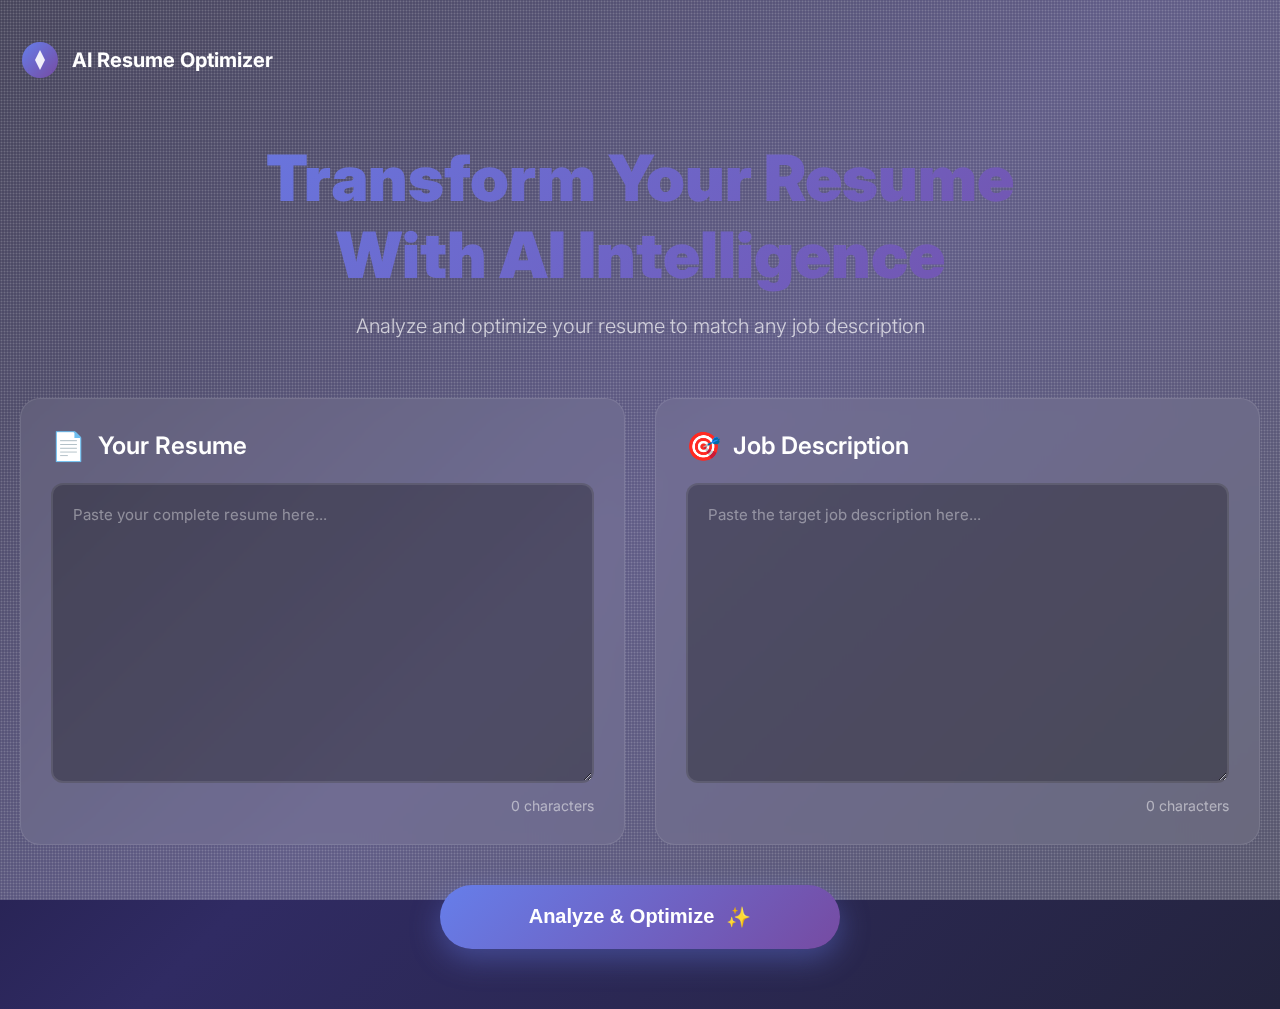
<file: index.html>
<!DOCTYPE html>
<html lang="en">
<head>
    <meta charset="UTF-8">
    <meta name="viewport" content="width=device-width, initial-scale=1.0">
    <title>AI Resume Optimizer - Transform Your Career</title>
    <link rel="stylesheet" href="style.css">
    <link href="https://fonts.googleapis.com/css2?family=Inter:wght@300;400;600;700;900&display=swap" rel="stylesheet">
</head>
<body>
    <div class="stars"></div>
    <div class="stars2"></div>
    
    <div class="hero-section">
        <div class="container">
            <div class="header">
                <div class="logo">
                    <svg width="40" height="40" viewBox="0 0 40 40">
                        <circle cx="20" cy="20" r="18" fill="url(#gradient)" />
                        <path d="M20 10 L25 20 L20 30 L15 20 Z" fill="white" opacity="0.9"/>
                    </svg>
                    <span>AI Resume Optimizer</span>
                </div>
            </div>
            
            <h1 class="main-title">Transform Your Resume<br/>With AI Intelligence</h1>
            <p class="subtitle">Analyze and optimize your resume to match any job description</p>
            
            <div class="input-grid">
                <div class="input-card">
                    <div class="card-header">
                        <span class="icon">📄</span>
                        <h3>Your Resume</h3>
                    </div>
                    <textarea id="resume" placeholder="Paste your complete resume here..."></textarea>
                    <div class="char-count" id="resumeCount">0 characters</div>
                </div>
                
                <div class="input-card">
                    <div class="card-header">
                        <span class="icon">🎯</span>
                        <h3>Job Description</h3>
                    </div>
                    <textarea id="jd" placeholder="Paste the target job description here..."></textarea>
                    <div class="char-count" id="jdCount">0 characters</div>
                </div>
            </div>
            
            <div class="action-buttons">
                <button class="analyze-btn" onclick="analyze()">
                    <span class="btn-text">Analyze & Optimize</span>
                    <span class="btn-icon">✨</span>
                </button>
            </div>
            
            <div id="loading" class="loading hidden">
                <div class="spinner"></div>
                <p>Analyzing your resume with AI...</p>
            </div>
            
            <div id="result" class="result-section hidden"></div>
        </div>
    </div>

    <script>
        // Character counters
        document.getElementById('resume').addEventListener('input', function(e) {
            document.getElementById('resumeCount').textContent = e.target.value.length + ' characters';
        });
        
        document.getElementById('jd').addEventListener('input', function(e) {
            document.getElementById('jdCount').textContent = e.target.value.length + ' characters';
        });

        async function analyze() {
            const resumeText = document.getElementById('resume').value.trim();
            const jdText = document.getElementById('jd').value.trim();
            const resultDiv = document.getElementById('result');
            const loadingDiv = document.getElementById('loading');
            
            // Validation
            if (!resumeText || !jdText) {
                showNotification('⚠️ Please paste both a resume and a job description', 'error');
                return;
            }
            
            if (resumeText.length < 50) {
                showNotification('⚠️ Resume seems too short. Please paste your complete resume.', 'error');
                return;
            }
            
            if (jdText.length < 30) {
                showNotification('⚠️ Job description seems too short. Please paste the complete JD.', 'error');
                return;
            }

            resultDiv.classList.add('hidden');
            loadingDiv.classList.remove('hidden');
            
            try {
                console.log('Sending request...', {
                    resumeLength: resumeText.length,
                    jdLength: jdText.length
                });
                
                const response = await fetch('/api', {
                    method: 'POST',
                    headers: { 
                        'Content-Type': 'application/json',
                        'Accept': 'application/json'
                    },
                    body: JSON.stringify({ 
                        resume: resumeText,
                        jobDescription: jdText
                    })
                });

                console.log('Response status:', response.status);
                
                if (!response.ok) {
                    const contentType = response.headers.get("content-type");
                    if (contentType && contentType.includes("application/json")) {
                        const errorData = await response.json();
                        throw new Error(errorData.error || 'API Error: ' + response.status);
                    } else {
                        const textError = await response.text();
                        console.error('Non-JSON response:', textError.substring(0, 200));
                        throw new Error('Server returned an error. Status: ' + response.status);
                    }
                }

                const data = await response.json();
                console.log('Response data:', data);
                
                loadingDiv.classList.add('hidden');
                displayResults(data);
                
            } catch (error) {
                loadingDiv.classList.add('hidden');
                showNotification('❌ Error: ' + error.message, 'error');
                console.error("Analysis failed:", error);
            }
        }
        
        function displayResults(data) {
            const resultDiv = document.getElementById('result');
            const scoreColor = data.matchScore >= 80 ? '#10b981' : data.matchScore >= 60 ? '#f59e0b' : '#ef4444';
            
            resultDiv.innerHTML = `
                <div class="result-card score-card" style="border-color: ${scoreColor}">
                    <div class="score-circle" style="background: conic-gradient(${scoreColor} ${data.matchScore * 3.6}deg, rgba(255,255,255,0.1) 0deg)">
                        <div class="score-inner">
                            <div class="score-value">${data.matchScore}%</div>
                            <div class="score-label">Match Score</div>
                        </div>
                    </div>
                    <p class="recommendation">${data.recommendation}</p>
                </div>
                
                <div class="result-grid">
                    <div class="result-card">
                        <h3><span class="badge badge-success">${data.keywords.length}</span> Keywords Found</h3>
                        <div class="keyword-list">
                            ${data.keywords.length > 0 ? 
                                data.keywords.map(k => `<span class="keyword found">${k.toUpperCase()}</span>`).join('') : 
                                '<p style="color: rgba(255,255,255,0.6)">No matching keywords found</p>'}
                        </div>
                    </div>
                    
                    ${data.missing.length > 0 ? `
                    <div class="result-card">
                        <h3><span class="badge badge-warning">${data.missing.length}</span> Missing Keywords</h3>
                        <div class="keyword-list">
                            ${data.missing.map(k => `<span class="keyword missing">${k.toUpperCase()}</span>`).join('')}
                        </div>
                    </div>
                    ` : ''}
                </div>
                
                <div class="result-card optimized-card">
                    <div class="card-header-with-actions">
                        <h3>📝 Optimized Resume Report</h3>
                        <button class="copy-btn" onclick="copyToClipboard()">
                            <span>📋</span> Copy to Clipboard
                        </button>
                    </div>
                    <div class="optimized-content">
                        <pre>${escapeHtml(data.optimizedResume)}</pre>
                    </div>
                </div>
            `;
            
            resultDiv.classList.remove('hidden');
            resultDiv.scrollIntoView({ behavior: 'smooth', block: 'nearest' });
            showNotification('✅ Analysis complete!', 'success');
        }
        
        function escapeHtml(text) {
            const div = document.createElement('div');
            div.textContent = text;
            return div.innerHTML;
        }
        
        function copyToClipboard() {
            const text = document.querySelector('.optimized-content pre').textContent;
            navigator.clipboard.writeText(text).then(() => {
                showNotification('✅ Copied to clipboard!', 'success');
            }).catch(err => {
                showNotification('❌ Failed to copy', 'error');
            });
        }
        
        function showNotification(message, type) {
            const notification = document.createElement('div');
            notification.className = `notification notification-${type}`;
            notification.textContent = message;
            document.body.appendChild(notification);
            
            setTimeout(() => notification.classList.add('show'), 100);
            setTimeout(() => {
                notification.classList.remove('show');
                setTimeout(() => notification.remove(), 300);
            }, 3000);
        }
    </script>
    
    <svg width="0" height="0">
        <defs>
            <linearGradient id="gradient" x1="0%" y1="0%" x2="100%" y2="100%">
                <stop offset="0%" style="stop-color:#667eea;stop-opacity:1" />
                <stop offset="100%" style="stop-color:#764ba2;stop-opacity:1" />
            </linearGradient>
        </defs>
    </svg>
</body>
</html>
</file>
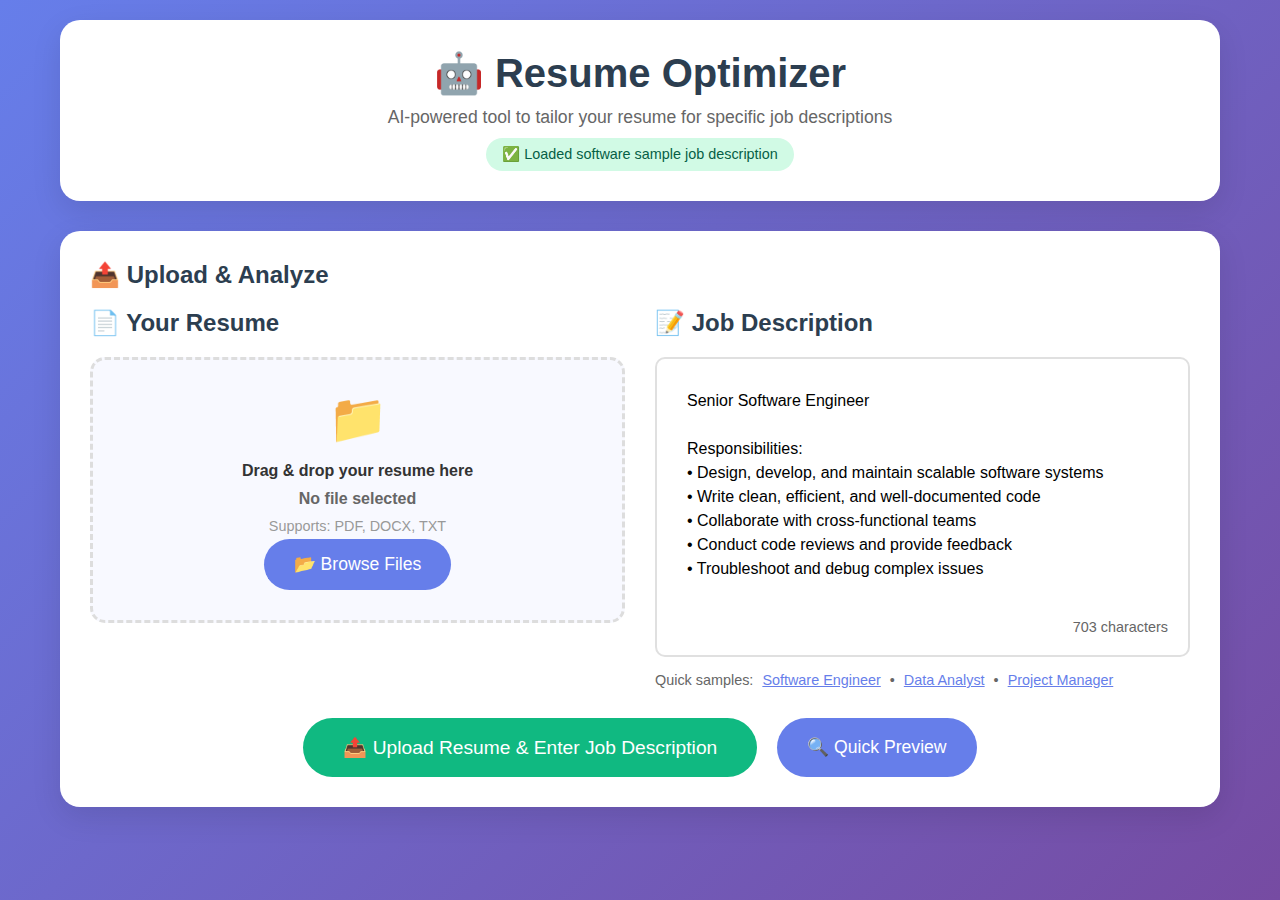
<file: web_interface/index.html>
﻿<!DOCTYPE html>
<html lang="en">
<head>
    <meta charset="UTF-8">
    <meta name="viewport" content="width=device-width, initial-scale=1.0">
    <title>Resume Optimizer</title>
    <style>
        * {
            margin: 0;
            padding: 0;
            box-sizing: border-box;
        }
        
        body {
            font-family: 'Segoe UI', Tahoma, Geneva, Verdana, sans-serif;
            background: linear-gradient(135deg, #667eea 0%, #764ba2 100%);
            min-height: 100vh;
            color: #333;
        }
        
        .container {
            max-width: 1200px;
            margin: 0 auto;
            padding: 20px;
        }
        
        .header {
            background: white;
            border-radius: 20px;
            padding: 30px;
            margin-bottom: 30px;
            box-shadow: 0 10px 30px rgba(0,0,0,0.1);
            text-align: center;
        }
        
        .header h1 {
            color: #2c3e50;
            font-size: 2.5rem;
            margin-bottom: 10px;
        }
        
        .header p {
            color: #666;
            font-size: 1.1rem;
        }
        
        .upload-section {
            background: white;
            border-radius: 20px;
            padding: 30px;
            margin-bottom: 30px;
            box-shadow: 0 10px 30px rgba(0,0,0,0.1);
        }
        
        .section-title {
            color: #2c3e50;
            margin-bottom: 20px;
            font-size: 1.5rem;
            display: flex;
            align-items: center;
            gap: 10px;
        }
        
        .upload-grid {
            display: grid;
            grid-template-columns: 1fr 1fr;
            gap: 30px;
            margin-bottom: 30px;
        }
        
        @media (max-width: 768px) {
            .upload-grid {
                grid-template-columns: 1fr;
            }
        }
        
        .upload-area {
            border: 3px dashed #ddd;
            border-radius: 15px;
            padding: 30px;
            text-align: center;
            transition: all 0.3s;
            cursor: pointer;
            background: #f8f9ff;
        }
        
        .upload-area:hover {
            border-color: #667eea;
            background: #eef2ff;
        }
        
        .upload-area.dragover {
            border-color: #667eea;
            background: #e0e7ff;
        }
        
        .upload-icon {
            font-size: 3rem;
            color: #667eea;
            margin-bottom: 15px;
        }
        
        .file-name {
            font-weight: bold;
            margin: 10px 0;
            color: #666;
        }
        
        .file-types {
            color: #999;
            font-size: 0.9rem;
            margin: 5px 0;
        }
        
        .text-input-area {
            border: 2px solid #e0e0e0;
            border-radius: 10px;
            padding: 20px;
            background: white;
            height: 300px;
            display: flex;
            flex-direction: column;
        }
        
        textarea {
            flex: 1;
            border: none;
            outline: none;
            resize: none;
            font-family: inherit;
            font-size: 1rem;
            line-height: 1.5;
            padding: 10px;
            background: transparent;
        }
        
        textarea::placeholder {
            color: #999;
        }
        
        .char-count {
            color: #666;
            font-size: 0.9rem;
            text-align: right;
            margin-top: 10px;
        }
        
        .btn {
            background: #667eea;
            color: white;
            border: none;
            padding: 15px 30px;
            border-radius: 50px;
            font-size: 1.1rem;
            cursor: pointer;
            transition: all 0.3s;
            display: inline-flex;
            align-items: center;
            gap: 10px;
        }
        
        .btn:hover {
            background: #5a67d8;
            transform: translateY(-2px);
            box-shadow: 0 5px 15px rgba(102, 126, 234, 0.4);
        }
        
        .btn-success {
            background: #10b981;
        }
        
        .btn-success:hover {
            background: #0da271;
        }
        
        .action-buttons {
            display: flex;
            gap: 20px;
            justify-content: center;
            margin-top: 30px;
        }
        
        .sample-jobs {
            margin-top: 15px;
            font-size: 0.9rem;
            color: #666;
        }
        
        .sample-job-link {
            color: #667eea;
            cursor: pointer;
            text-decoration: underline;
            margin: 0 5px;
        }
        
        .sample-job-link:hover {
            color: #5a67d8;
        }
        
        .status-indicator {
            padding: 8px 16px;
            border-radius: 20px;
            font-size: 0.9rem;
            display: inline-block;
            margin-top: 10px;
        }
        
        .status-success {
            background: #d1fae5;
            color: #065f46;
        }
        
        .status-processing {
            background: #fef3c7;
            color: #92400e;
        }
        
        .status-error {
            background: #fee2e2;
            color: #991b1b;
        }
        
        .results-section {
            background: white;
            border-radius: 20px;
            padding: 30px;
            margin-bottom: 30px;
            box-shadow: 0 10px 30px rgba(0,0,0,0.1);
            display: none;
        }
        
        .score-display {
            font-size: 3rem;
            font-weight: bold;
            color: #27ae60;
            text-align: center;
            margin: 20px 0;
        }
        
        .keyword-tag {
            background: #e0f2fe;
            color: #0369a1;
            padding: 5px 12px;
            border-radius: 20px;
            font-size: 0.9rem;
            margin: 5px;
            display: inline-block;
        }
        
        .suggestion-item {
            background: #f8fafc;
            border-left: 4px solid #667eea;
            padding: 15px;
            margin: 10px 0;
            border-radius: 0 8px 8px 0;
        }
        
        input[type="file"] {
            display: none;
        }
    </style>
</head>
<body>
    <div class="container">
        <!-- Header -->
        <header class="header">
            <h1><span style="color: #667eea;">🤖</span> Resume Optimizer</h1>
            <p>AI-powered tool to tailor your resume for specific job descriptions</p>
            <div class="status-indicator status-success" id="status">
                ✅ System Ready
            </div>
        </header>

        <!-- Upload Section -->
        <section class="upload-section">
            <h2 class="section-title">📤 Upload & Analyze</h2>
            
            <div class="upload-grid">
                <!-- Left: Resume Upload -->
                <div>
                    <h3 class="section-title">📄 Your Resume</h3>
                    <div class="upload-area" id="resumeUploadArea">
                        <div class="upload-icon">
                            📁
                        </div>
                        <p><strong>Drag & drop your resume here</strong></p>
                        <p class="file-name" id="resumeFileName">No file selected</p>
                        <p class="file-types">Supports: PDF, DOCX, TXT</p>
                        <button class="btn" onclick="document.getElementById('resumeFile').click()">
                            📂 Browse Files
                        </button>
                        <input type="file" id="resumeFile" accept=".pdf,.docx,.doc,.txt">
                    </div>
                </div>
                
                <!-- Right: Job Description Input -->
                <div>
                    <h3 class="section-title">📝 Job Description</h3>
                    <div class="text-input-area">
                        <textarea 
                            id="jobDescriptionText" 
                            placeholder="Paste or type the job description here...
                            
Example:
• Position: Senior Software Engineer
• Requirements: 5+ years experience with Python, JavaScript
• Responsibilities: Design systems, mentor team members
• Skills: AWS, Docker, React, SQL"
                            rows="10"
                        ></textarea>
                        <div class="char-count" id="charCount">0 characters</div>
                    </div>
                    
                    <div class="sample-jobs">
                        Quick samples: 
                        <span class="sample-job-link" onclick="loadSample('software')">Software Engineer</span> • 
                        <span class="sample-job-link" onclick="loadSample('data')">Data Analyst</span> • 
                        <span class="sample-job-link" onclick="loadSample('manager')">Project Manager</span>
                    </div>
                </div>
            </div>
            
            <div class="action-buttons">
                <button class="btn btn-success" id="optimizeBtn" style="padding: 18px 40px; font-size: 1.2rem;">
                    ⚡ Analyze & Optimize Resume
                </button>
                <button class="btn" id="quickAnalyzeBtn">
                    🔍 Quick Preview
                </button>
            </div>
        </section>

        <!-- Results Section -->
        <section class="results-section" id="resultsSection">
            <h2 class="section-title">📊 Optimization Results</h2>
            
            <div style="text-align: center; margin: 30px 0;">
                <h3>Match Score</h3>
                <div class="score-display" id="matchScore">85%</div>
                <p>How well your resume matches the job description</p>
            </div>
            
            <div style="display: grid; grid-template-columns: 1fr 1fr; gap: 30px;">
                <!-- Left: Suggestions -->
                <div>
                    <h3>💡 Suggestions</h3>
                    <ul id="suggestionsList" style="list-style: none; padding-left: 0;">
                        <li class="suggestion-item">Add quantifiable achievements to experience section</li>
                        <li class="suggestion-item">Include keywords from job description in skills</li>
                        <li class="suggestion-item">Reorder experience to highlight relevant projects</li>
                    </ul>
                </div>
                
                <!-- Right: Keywords -->
                <div>
                    <h3>🔑 Keywords to Add</h3>
                    <div id="keywordsList" style="margin-top: 15px;">
                        <span class="keyword-tag">Python</span>
                        <span class="keyword-tag">AWS</span>
                        <span class="keyword-tag">React</span>
                        <span class="keyword-tag">Agile</span>
                        <span class="keyword-tag">DevOps</span>
                    </div>
                </div>
            </div>
            
            <div class="action-buttons" style="margin-top: 40px;">
                <button class="btn btn-success" id="downloadBtn">
                    📥 Download Optimized Resume
                </button>
                <button class="btn" id="viewReportBtn">
                    📋 View Detailed Report
                </button>
            </div>
        </section>
    </div>

    <script>
        // Job description samples
        const samples = {
            software: `Senior Software Engineer

Responsibilities:
• Design, develop, and maintain scalable software systems
• Write clean, efficient, and well-documented code
• Collaborate with cross-functional teams
• Conduct code reviews and provide feedback
• Troubleshoot and debug complex issues

Requirements:
• 5+ years of software development experience
• Strong proficiency in Python, JavaScript, React
• Experience with cloud platforms (AWS, Azure, GCP)
• Knowledge of containerization (Docker, Kubernetes)
• Experience with databases (SQL and NoSQL)
• Strong problem-solving skills

Preferred:
• Experience with microservices architecture
• Knowledge of CI/CD pipelines
• Familiarity with Agile/Scrum methodologies`,
            
            data: `Data Analyst

Responsibilities:
• Analyze large datasets and create reports
• Develop dashboards to visualize data insights
• Identify trends and patterns
• Collaborate with stakeholders
• Clean and validate data

Requirements:
• 3+ years of data analysis experience
• Proficiency in SQL and Python
• Experience with data visualization tools
• Strong analytical skills
• Knowledge of statistical analysis`,
            
            manager: `Project Manager

Responsibilities:
• Lead project planning and implementation
• Define project scope, goals, and deliverables
• Develop detailed project plans
• Manage project budget and resources
• Coordinate with cross-functional teams

Requirements:
• 5+ years of project management experience
• PMP certification preferred
• Experience with Agile methodologies
• Proficiency with project management tools
• Strong leadership and communication skills`
        };

        // Initialize when page loads
        document.addEventListener('DOMContentLoaded', function() {
            // Get elements
            const resumeUploadArea = document.getElementById('resumeUploadArea');
            const resumeFileInput = document.getElementById('resumeFile');
            const resumeFileName = document.getElementById('resumeFileName');
            const jobDescriptionText = document.getElementById('jobDescriptionText');
            const charCount = document.getElementById('charCount');
            const optimizeBtn = document.getElementById('optimizeBtn');
            const quickAnalyzeBtn = document.getElementById('quickAnalyzeBtn');
            const resultsSection = document.getElementById('resultsSection');
            const statusElement = document.getElementById('status');
            
            // Resume file upload handling
            resumeUploadArea.addEventListener('click', () => {
                resumeFileInput.click();
            });
            
            resumeUploadArea.addEventListener('dragover', (e) => {
                e.preventDefault();
                resumeUploadArea.classList.add('dragover');
            });
            
            resumeUploadArea.addEventListener('dragleave', () => {
                resumeUploadArea.classList.remove('dragover');
            });
            
            resumeUploadArea.addEventListener('drop', (e) => {
                e.preventDefault();
                resumeUploadArea.classList.remove('dragover');
                if (e.dataTransfer.files.length > 0) {
                    resumeFileInput.files = e.dataTransfer.files;
                    updateResumeFileName();
                }
            });
            
            resumeFileInput.addEventListener('change', updateResumeFileName);
            
            function updateResumeFileName() {
                if (resumeFileInput.files.length > 0) {
                    const file = resumeFileInput.files[0];
                    resumeFileName.textContent = file.name;
                    resumeFileName.style.color = '#10b981';
                    
                    // Update icon
                    const icon = resumeUploadArea.querySelector('.upload-icon');
                    icon.textContent = '✅';
                    icon.style.color = '#10b981';
                    
                    showStatus(`Resume uploaded: ${file.name}`, 'success');
                    checkReadyState();
                }
            }
            
            // Job description text input
            jobDescriptionText.addEventListener('input', function() {
                const length = this.value.length;
                charCount.textContent = `${length} characters`;
                
                if (length > 0) {
                    checkReadyState();
                }
            });
            
            // Load sample job descriptions
            window.loadSample = function(type) {
                jobDescriptionText.value = samples[type];
                jobDescriptionText.dispatchEvent(new Event('input'));
                showStatus(`Loaded ${type} sample job description`, 'success');
            };
            
            // Check if ready to optimize
            function checkReadyState() {
                const hasResume = resumeFileInput.files.length > 0;
                const hasJobDesc = jobDescriptionText.value.trim().length > 50;
                
                if (hasResume && hasJobDesc) {
                    optimizeBtn.disabled = false;
                    quickAnalyzeBtn.disabled = false;
                    optimizeBtn.innerHTML = '⚡ Analyze & Optimize Now';
                    showStatus('Ready to optimize!', 'success');
                } else {
                    optimizeBtn.disabled = true;
                    quickAnalyzeBtn.disabled = true;
                    optimizeBtn.innerHTML = '📤 Upload Resume & Enter Job Description';
                }
            }
            
            // Optimize button click
            optimizeBtn.addEventListener('click', function() {
                const resumeFile = resumeFileInput.files[0];
                const jobDesc = jobDescriptionText.value.trim();
                
                if (!resumeFile) {
                    showStatus('Please upload a resume first', 'error');
                    return;
                }
                
                if (!jobDesc) {
                    showStatus('Please enter a job description', 'error');
                    return;
                }
                
                // Show processing
                showStatus('Analyzing resume and job description...', 'processing');
                optimizeBtn.disabled = true;
                optimizeBtn.innerHTML = '⏳ Processing...';
                
                // Simulate processing
                setTimeout(() => {
                    // Show results
                    resultsSection.style.display = 'block';
                    
                    // Calculate simulated score
                    const baseScore = 60;
                    const lengthBonus = Math.min(30, Math.floor(jobDesc.length / 100));
                    const keywordBonus = Math.min(15, (jobDesc.match(/\b\w{5,}\b/g) || []).length / 2);
                    const score = Math.min(95, baseScore + lengthBonus + keywordBonus);
                    
                    // Update match score
                    document.getElementById('matchScore').textContent = `${score}%`;
                    
                    // Extract keywords from job description
                    const words = jobDesc.toLowerCase().match(/\b\w+\b/g) || [];
                    const commonWords = ['the', 'and', 'for', 'with', 'this', 'that'];
                    const keywords = [...new Set(words
                        .filter(word => word.length > 4 && !commonWords.includes(word))
                        .slice(0, 10))];
                    
                    // Update keywords display
                    const keywordsList = document.getElementById('keywordsList');
                    keywordsList.innerHTML = keywords.map(word => 
                        `<span class="keyword-tag">${word}</span>`
                    ).join('');
                    
                    // Update suggestions based on score
                    let suggestions = [];
                    if (score < 70) {
                        suggestions = [
                            "Add more specific technical skills mentioned in the job description",
                            "Include quantifiable achievements in your experience section",
                            "Reorder your experience to highlight the most relevant positions first"
                        ];
                    } else if (score < 85) {
                        suggestions = [
                            "Add 2-3 more keywords from the job description to your skills section",
                            "Include metrics in your bullet points (increased X by Y%, reduced Z by A%)",
                            "Add a professional summary tailored to this specific role"
                        ];
                    } else {
                        suggestions = [
                            "Your resume is well-matched! Consider adding a cover letter",
                            "Highlight your most relevant project at the top of your experience",
                            "Double-check that all required skills are clearly listed"
                        ];
                    }
                    
                    const suggestionsList = document.getElementById('suggestionsList');
                    suggestionsList.innerHTML = suggestions.map(s => 
                        `<li class="suggestion-item">${s}</li>`
                    ).join('');
                    
                    // Reset button
                    optimizeBtn.disabled = false;
                    optimizeBtn.innerHTML = '⚡ Optimize Another';
                    
                    showStatus(`Optimization complete! Match score: ${score}%`, 'success');
                    
                    // Scroll to results
                    resultsSection.scrollIntoView({ behavior: 'smooth' });
                    
                }, 2000); // 2 second delay
            });
            
            // Quick analyze button
            quickAnalyzeBtn.addEventListener('click', function() {
                const jobDesc = jobDescriptionText.value.trim();
                
                if (!jobDesc) {
                    showStatus('Please enter a job description first', 'error');
                    return;
                }
                
                // Extract and show keywords
                const words = jobDesc.toLowerCase().match(/\b\w+\b/g) || [];
                const commonWords = ['the', 'and', 'for', 'with', 'this', 'that'];
                const keywords = [...new Set(words
                    .filter(word => word.length > 3 && !commonWords.includes(word))
                    .slice(0, 8))];
                
                showStatus(`Found ${keywords.length} key terms in job description`, 'success');
                
                // Show quick preview
                alert(`Quick Analysis:\n\nKey terms found:\n• ${keywords.join('\n• ')}\n\nUpload resume for full optimization.`);
            });
            
            // Download button
            document.getElementById('downloadBtn').addEventListener('click', function() {
                showStatus('Generating optimized resume...', 'processing');
                setTimeout(() => {
                    showStatus('Optimized resume ready! (Simulation)', 'success');
                    alert('In the full version, this would download your optimized resume file.');
                }, 1500);
            });
            
            // View report button
            document.getElementById('viewReportBtn').addEventListener('click', function() {
                showStatus('Generating detailed report...', 'processing');
                setTimeout(() => {
                    showStatus('Report generated! (Simulation)', 'success');
                    alert('Detailed optimization report would open here.');
                }, 1000);
            });
            
            // Status display function
            function showStatus(message, type = 'info') {
                let icon = 'ℹ️';
                if (type === 'success') icon = '✅';
                if (type === 'error') icon = '❌';
                if (type === 'processing') icon = '⏳';
                
                statusElement.innerHTML = `${icon} ${message}`;
                statusElement.className = `status-indicator status-${type}`;
            }
            
            // Initialize
            checkReadyState();
            showStatus('Upload your resume and enter a job description to begin', 'success');
            
            // Load a sample by default for demo
            setTimeout(() => {
                if (!jobDescriptionText.value.trim()) {
                    loadSample('software');
                }
            }, 500);
        });
    </script>
</body>
</html>
</file>
<file: style.css>
* {
    margin: 0;
    padding: 0;
    box-sizing: border-box;
}

body {
    font-family: 'Inter', -apple-system, BlinkMacSystemFont, 'Segoe UI', sans-serif;
    background: linear-gradient(135deg, #0f0c29 0%, #302b63 50%, #24243e 100%);
    min-height: 100vh;
    color: #fff;
    overflow-x: hidden;
    position: relative;
}

/* Animated stars background */
.stars, .stars2 {
    position: fixed;
    top: 0;
    left: 0;
    width: 100%;
    height: 100%;
    pointer-events: none;
}

.stars {
    background: transparent url('data:image/svg+xml,<svg xmlns="http://www.w3.org/2000/svg" width="2" height="2"><circle cx="1" cy="1" r="1" fill="white" opacity="0.3"/></svg>') repeat;
    animation: drift 200s linear infinite;
}

.stars2 {
    background: transparent url('data:image/svg+xml,<svg xmlns="http://www.w3.org/2000/svg" width="3" height="3"><circle cx="1.5" cy="1.5" r="1" fill="white" opacity="0.2"/></svg>') repeat;
    animation: drift 300s linear infinite reverse;
}

@keyframes drift {
    from { transform: translateY(0); }
    to { transform: translateY(-1000px); }
}

.container {
    max-width: 1400px;
    margin: 0 auto;
    padding: 40px 20px;
    position: relative;
    z-index: 1;
}

.header {
    display: flex;
    justify-content: space-between;
    align-items: center;
    margin-bottom: 60px;
}

.logo {
    display: flex;
    align-items: center;
    gap: 12px;
    font-size: 20px;
    font-weight: 700;
    color: #fff;
}

.main-title {
    font-size: clamp(2.5rem, 5vw, 4.5rem);
    font-weight: 900;
    text-align: center;
    margin-bottom: 20px;
    background: linear-gradient(135deg, #667eea 0%, #764ba2 100%);
    -webkit-background-clip: text;
    -webkit-text-fill-color: transparent;
    background-clip: text;
    line-height: 1.2;
}

.subtitle {
    text-align: center;
    font-size: 1.25rem;
    color: rgba(255, 255, 255, 0.7);
    margin-bottom: 60px;
    font-weight: 300;
}

.input-grid {
    display: grid;
    grid-template-columns: repeat(auto-fit, minmax(500px, 1fr));
    gap: 30px;
    margin-bottom: 40px;
}

.input-card {
    background: rgba(255, 255, 255, 0.05);
    backdrop-filter: blur(10px);
    border: 1px solid rgba(255, 255, 255, 0.1);
    border-radius: 20px;
    padding: 30px;
    transition: all 0.3s ease;
}

.input-card:hover {
    background: rgba(255, 255, 255, 0.08);
    border-color: rgba(102, 126, 234, 0.5);
    transform: translateY(-5px);
    box-shadow: 0 20px 40px rgba(102, 126, 234, 0.2);
}

.card-header {
    display: flex;
    align-items: center;
    gap: 12px;
    margin-bottom: 20px;
}

.icon {
    font-size: 28px;
}

.card-header h3 {
    font-size: 1.5rem;
    font-weight: 600;
}

textarea {
    width: 100%;
    min-height: 300px;
    background: rgba(0, 0, 0, 0.3);
    border: 2px solid rgba(255, 255, 255, 0.1);
    border-radius: 12px;
    padding: 20px;
    color: #fff;
    font-size: 15px;
    font-family: 'Inter', monospace;
    resize: vertical;
    transition: all 0.3s ease;
}

textarea:focus {
    outline: none;
    border-color: #667eea;
    background: rgba(0, 0, 0, 0.4);
    box-shadow: 0 0 0 4px rgba(102, 126, 234, 0.1);
}

textarea::placeholder {
    color: rgba(255, 255, 255, 0.4);
}

.char-count {
    text-align: right;
    margin-top: 10px;
    color: rgba(255, 255, 255, 0.5);
    font-size: 14px;
}

.analyze-btn {
    display: flex;
    align-items: center;
    justify-content: center;
    gap: 12px;
    width: 100%;
    max-width: 400px;
    margin: 0 auto;
    padding: 20px 40px;
    font-size: 1.25rem;
    font-weight: 700;
    color: #fff;
    background: linear-gradient(135deg, #667eea 0%, #764ba2 100%);
    border: none;
    border-radius: 50px;
    cursor: pointer;
    transition: all 0.3s ease;
    box-shadow: 0 10px 30px rgba(102, 126, 234, 0.4);
}

.analyze-btn:hover {
    transform: translateY(-3px);
    box-shadow: 0 15px 40px rgba(102, 126, 234, 0.6);
}

.analyze-btn:active {
    transform: translateY(-1px);
}

.loading {
    text-align: center;
    padding: 60px 20px;
    animation: fadeIn 0.3s ease;
}

.spinner {
    width: 60px;
    height: 60px;
    border: 4px solid rgba(255, 255, 255, 0.1);
    border-top-color: #667eea;
    border-radius: 50%;
    animation: spin 1s linear infinite;
    margin: 0 auto 20px;
}

@keyframes spin {
    to { transform: rotate(360deg); }
}

.result-section {
    margin-top: 60px;
    animation: fadeIn 0.5s ease;
}

.result-card {
    background: rgba(255, 255, 255, 0.05);
    backdrop-filter: blur(10px);
    border: 1px solid rgba(255, 255, 255, 0.1);
    border-radius: 20px;
    padding: 40px;
    margin-bottom: 30px;
}

.score-card {
    display: flex;
    flex-direction: column;
    align-items: center;
    gap: 30px;
    border-width: 3px;
}

.score-circle {
    width: 200px;
    height: 200px;
    border-radius: 50%;
    display: flex;
    align-items: center;
    justify-content: center;
    position: relative;
}

.score-inner {
    width: 170px;
    height: 170px;
    border-radius: 50%;
    background: rgba(0, 0, 0, 0.5);
    display: flex;
    flex-direction: column;
    align-items: center;
    justify-content: center;
}

.score-value {
    font-size: 3.5rem;
    font-weight: 900;
    color: #fff;
}

.score-label {
    font-size: 1rem;
    color: rgba(255, 255, 255, 0.7);
}

.recommendation {
    font-size: 1.25rem;
    text-align: center;
    color: rgba(255, 255, 255, 0.9);
    max-width: 600px;
}

.result-grid {
    display: grid;
    grid-template-columns: repeat(auto-fit, minmax(400px, 1fr));
    gap: 30px;
    margin-bottom: 30px;
}

.result-card h3 {
    font-size: 1.5rem;
    margin-bottom: 20px;
    display: flex;
    align-items: center;
    gap: 12px;
}

.badge {
    display: inline-flex;
    align-items: center;
    justify-content: center;
    min-width: 32px;
    height: 32px;
    padding: 0 10px;
    border-radius: 20px;
    font-size: 16px;
    font-weight: 700;
}

.badge-success {
    background: #10b981;
}

.badge-warning {
    background: #f59e0b;
}

.keyword-list {
    display: flex;
    flex-wrap: wrap;
    gap: 10px;
}

.keyword {
    padding: 10px 20px;
    border-radius: 25px;
    font-size: 14px;
    font-weight: 600;
    transition: all 0.2s ease;
}

.keyword.found {
    background: rgba(16, 185, 129, 0.2);
    border: 2px solid #10b981;
    color: #10b981;
}

.keyword.missing {
    background: rgba(245, 158, 11, 0.2);
    border: 2px solid #f59e0b;
    color: #f59e0b;
}

.optimized-card {
    background: rgba(16, 185, 129, 0.1);
    border-color: rgba(16, 185, 129, 0.3);
}

.optimized-content {
    background: rgba(0, 0, 0, 0.4);
    border-radius: 12px;
    padding: 30px;
    margin: 20px 0;
    max-height: 500px;
    overflow-y: auto;
}

.optimized-content pre {
    color: #fff;
    font-family: 'Inter', monospace;
    font-size: 14px;
    line-height: 1.8;
    white-space: pre-wrap;
}

.copy-btn {
    display: flex;
    align-items: center;
    gap: 8px;
    padding: 12px 24px;
    background: #10b981;
    color: #fff;
    border: none;
    border-radius: 8px;
    font-weight: 600;
    cursor: pointer;
    transition: all 0.3s ease;
}

.copy-btn:hover {
    background: #059669;
    transform: translateY(-2px);
}

.notification {
    position: fixed;
    top: 20px;
    right: 20px;
    padding: 16px 24px;
    border-radius: 12px;
    font-weight: 600;
    z-index: 1000;
    transform: translateX(400px);
    transition: transform 0.3s ease;
}

.notification.show {
    transform: translateX(0);
}

.notification-success {
    background: #10b981;
    color: #fff;
}

.notification-error {
    background: #ef4444;
    color: #fff;
}

.hidden {
    display: none;
}

@keyframes fadeIn {
    from { opacity: 0; transform: translateY(20px); }
    to { opacity: 1; transform: translateY(0); }
}

@media (max-width: 768px) {
    .input-grid {
        grid-template-columns: 1fr;
    }
    
    .result-grid {
        grid-template-columns: 1fr;
    }
    
    .main-title {
        font-size: 2rem;
    }
}

.upload-section {
    margin-bottom: 20px;
    text-align: center;
}

.upload-btn {
    display: inline-flex;
    align-items: center;
    gap: 10px;
    padding: 15px 30px;
    background: rgba(102, 126, 234, 0.2);
    border: 2px dashed rgba(102, 126, 234, 0.5);
    border-radius: 12px;
    color: #667eea;
    font-weight: 600;
    cursor: pointer;
    transition: all 0.3s ease;
}

.upload-btn:hover {
    background: rgba(102, 126, 234, 0.3);
    border-color: #667eea;
    transform: translateY(-2px);
}

.upload-status {
    display: block;
    margin-top: 10px;
    color: rgba(255, 255, 255, 0.5);
    font-size: 14px;
}

.divider {
    display: flex;
    align-items: center;
    text-align: center;
    margin: 20px 0;
    color: rgba(255, 255, 255, 0.4);
}

.divider::before,
.divider::after {
    content: '';
    flex: 1;
    border-bottom: 1px solid rgba(255, 255, 255, 0.1);
}

.divider span {
    padding: 0 15px;
    font-size: 14px;
    font-weight: 600;
}

.button-group {
    display: flex;
    gap: 15px;
    flex-wrap: wrap;
}

.pdf-btn {
    display: flex;
    align-items: center;
    gap: 8px;
    padding: 12px 24px;
    background: #667eea;
    color: #fff;
    border: none;
    border-radius: 8px;
    font-weight: 600;
    cursor: pointer;
    transition: all 0.3s ease;
}

.pdf-btn:hover {
    background: #5568d3;
    transform: translateY(-2px);
}

.action-buttons {
    display: flex;
    justify-content: center;
    gap: 20px;
}

@media (max-width: 768px) {
    .button-group {
        flex-direction: column;
    }
    
    .copy-btn, .pdf-btn {
        width: 100%;
        justify-content: center;
    }
}

.card-header-with-actions {
    display: flex;
    justify-content: space-between;
    align-items: center;
    margin-bottom: 20px;
    flex-wrap: wrap;
    gap: 15px;
}

.card-header-with-actions h3 {
    margin: 0;
}

.card-header-with-actions .copy-btn {
    margin: 0;
}
</file>
